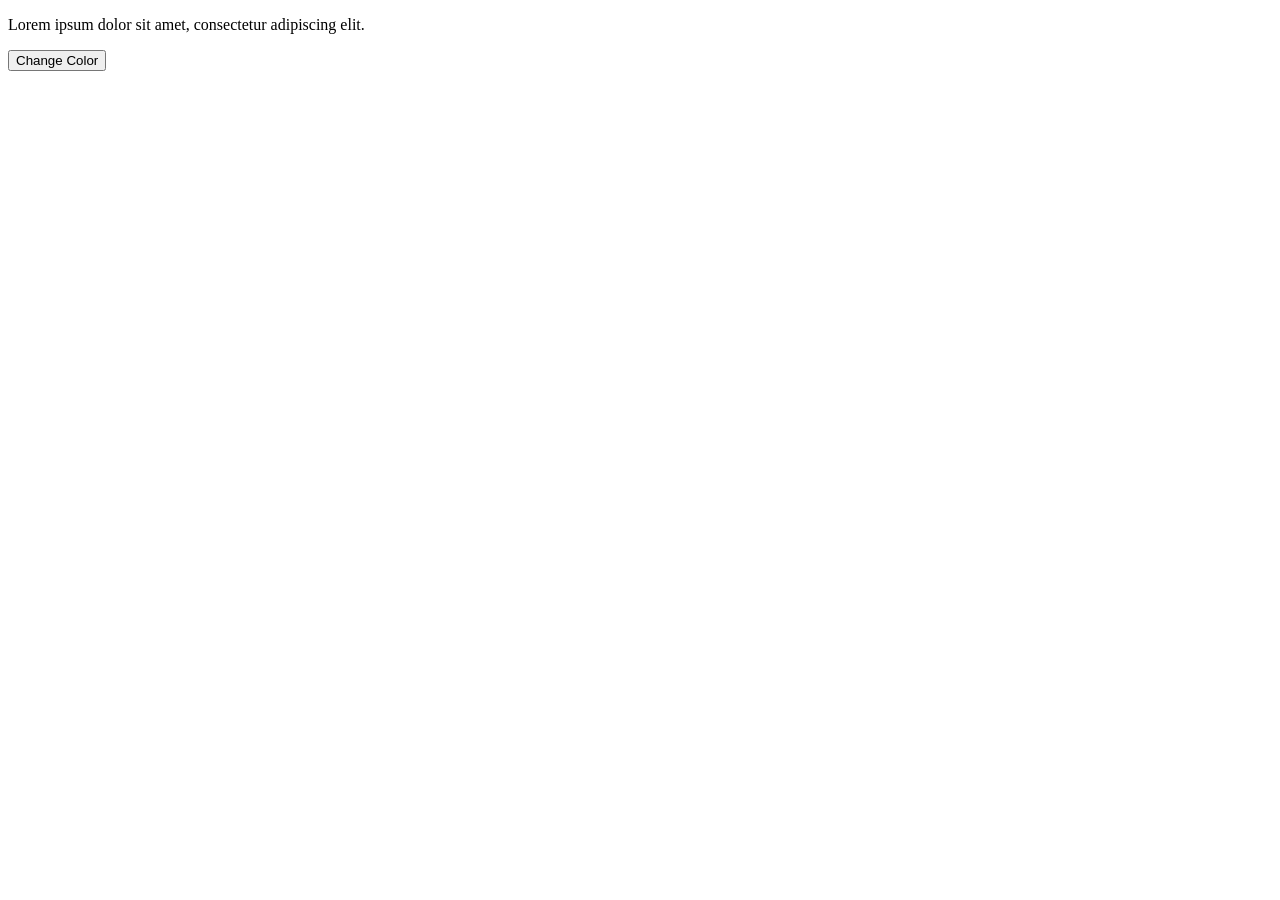
<file: Modulo 2/Callbacks/index.html>
<!DOCTYPE html>
<html lang="en">
<head>
    <meta charset="UTF-8">
    <title>Callbacks Exercise</title>
</head>
<body>
    <p id="text">
        Lorem ipsum dolor sit amet, consectetur adipiscing elit.
    </p>

    <button id="color-button">Change Color</button>

    <script src="color.js"></script>
</body>
</html>
</file>
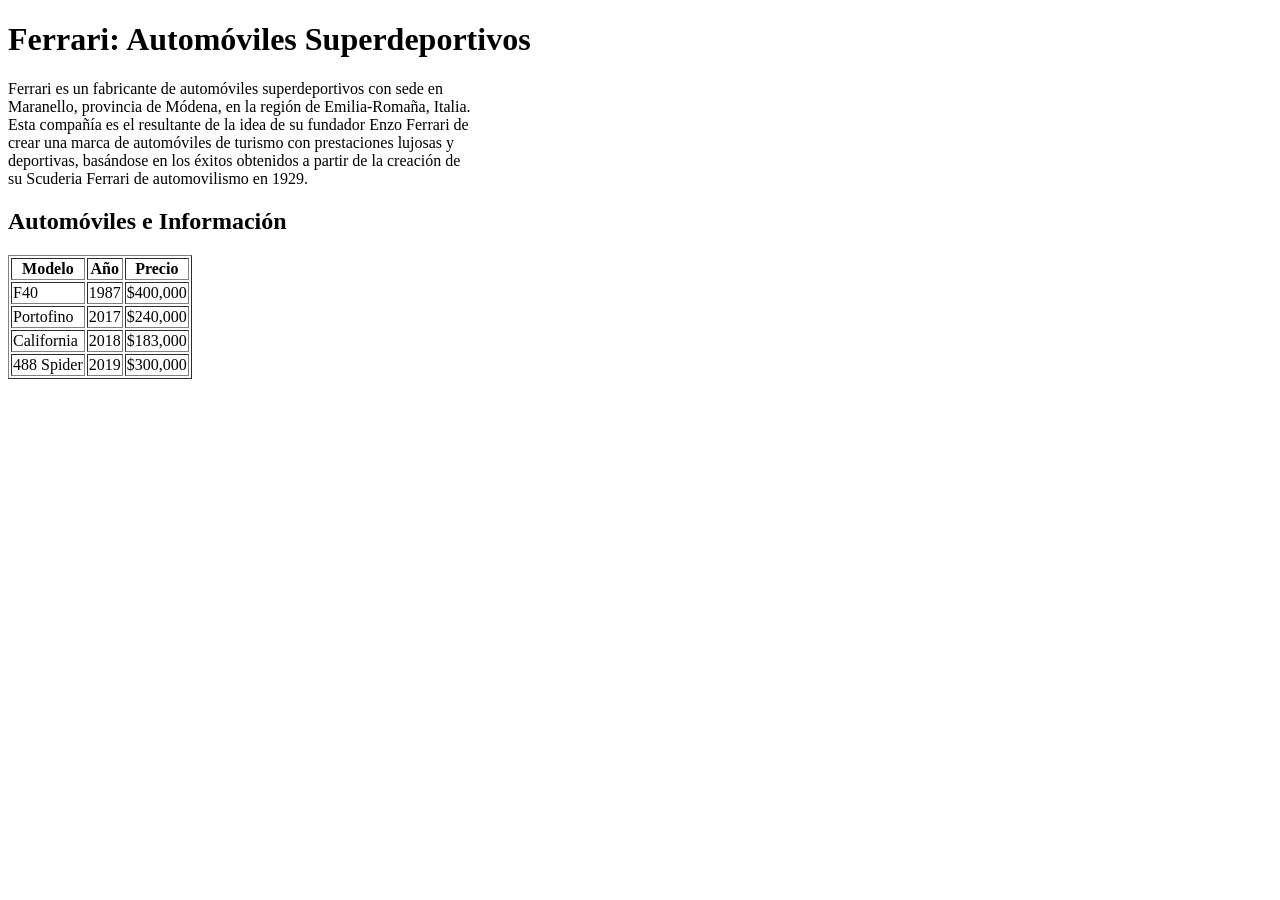
<file: Modulo 2/HTML Lesson/index.html>
<!DOCTYPE html>
<html lang="es">
    
 <head>
    <meta charset="UTF-8" />
    <title>Ferrari</title>
 </head>

  <body>
    <header>
      <h1>Ferrari: Automóviles Superdeportivos</h1>

      <p>
        Ferrari es un fabricante de automóviles superdeportivos con sede en <br />
        Maranello, provincia de Módena, en la región de Emilia-Romaña, Italia.
        <br />
        Esta compañía es el resultante de la idea de su fundador Enzo Ferrari de
        <br />
        crear una marca de automóviles de turismo con prestaciones lujosas y
        <br />
        deportivas, basándose en los éxitos obtenidos a partir de la creación de
        <br />
        su Scuderia Ferrari de automovilismo en 1929.
      <p>
      
    </header>

    <main>
    <h2>Automóviles e Información</h2>
    <table border="1">
     <thead>
      <tr>
          <th>Modelo</th>
          <th>Año</th>
          <th>Precio</th>
      </tr>
    </thead>
    
    <tbody>
      <tr>
       <td>F40</td>
       <td>1987</td>
       <td>$400,000</td>
     </tr>

    <tr>
     <td>Portofino</td>
     <td>2017</td>
     <td>$240,000</td>
    </tr>

    <tr>
     <td>California</td>
     <td>2018</td>
     <td>$183,000</td>
    </tr>

    <tr>
     <td>488 Spider</td>
     <td>2019</td>
     <td>$300,000</td>
   </tr>
 </tbody>
   </table>
   </main>

</body>
</html>
</file>
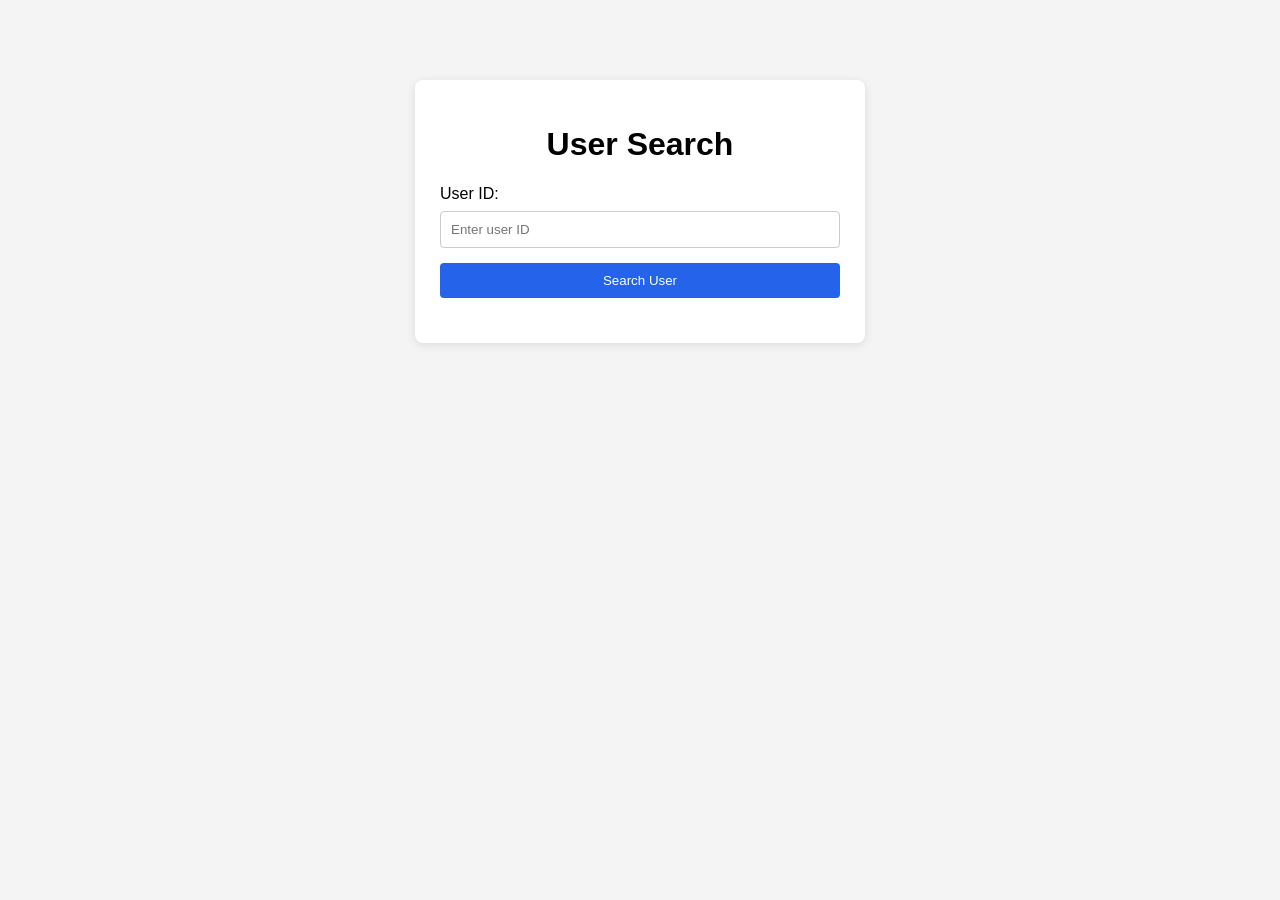
<file: Modulo 2/Promises and Async Await Lesson/async_await/exercise_3/index.html>
<!DOCTYPE html>
<html lang="en">
<head>
    <meta charset="UTF-8">
    <meta name="viewport" content="width=device-width, initial-scale=1.0">
    <title>User Search</title>
    <link rel="stylesheet" href="styles.css">
    <script src="script.js" defer></script>
</head>
<body>
    <main class="container">
        <h1>User Search</h1>

        <label for="user-id">User ID:</label>

        <input
            type="number"
            id="user-id"
            min="1"
            step="1"
            placeholder="Enter user ID"
        >

        <button id="search-button">Search User</button>

        <div id="result" aria-live="polite"></div>
    </main>
</body>
</html>
</file>
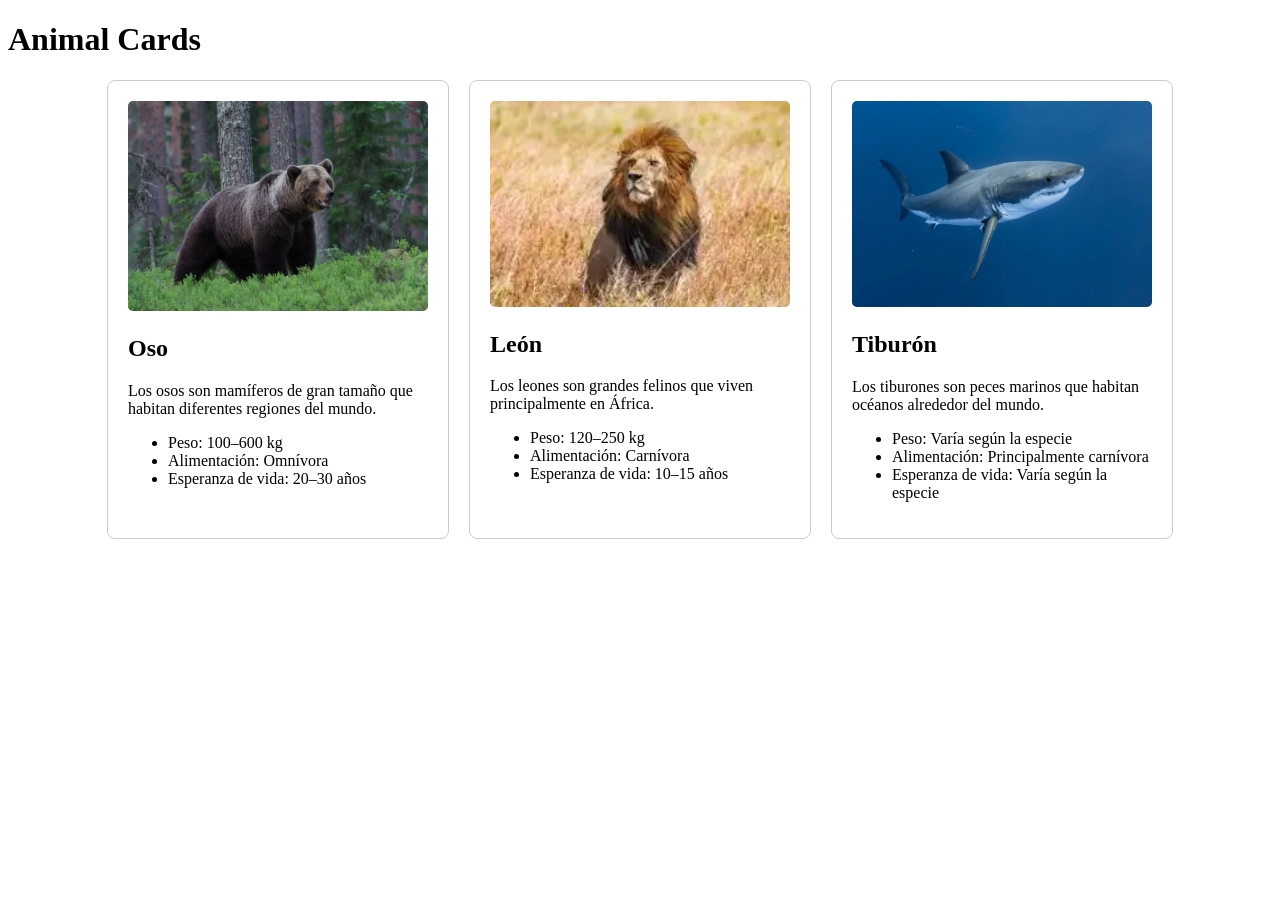
<file: Modulo 2/HTML Lesson/animal_cards.html>
<!DOCTYPE html>
<html lang="es">
  <head>
    <meta charset="UTF-8" />
    <title>Animal Cards</title>
    <link rel="stylesheet" href="animal_cards_styles.css" />
  </head>

  <body>
    <h1>Animal Cards</h1>

    <main>
      <div class="card">
        <img src="images/oso.jpg" alt="Oso" />

        <h2>Oso</h2>

        <p>
          Los osos son mamíferos de gran tamaño que habitan diferentes
          regiones del mundo.
        </p>

        <ul>
          <li>Peso: 100–600 kg</li>
          <li>Alimentación: Omnívora</li>
          <li>Esperanza de vida: 20–30 años</li>
        </ul>
      </div>
      <div class="card">
        <img src="images/leon.webp" alt="León" />

        <h2>León</h2>

        <p>
          Los leones son grandes felinos que viven principalmente en África.
        </p>

        <ul>
          <li>Peso: 120–250 kg</li>
          <li>Alimentación: Carnívora</li>
          <li>Esperanza de vida: 10–15 años</li>
        </ul>
      </div>
      <div class="card">
        <img src="images/Tiburon.webp" alt="Tiburón" />

        <h2>Tiburón</h2>

        <p>
          Los tiburones son peces marinos que habitan océanos alrededor del mundo.
        </p>

        <ul>
          <li>Peso: Varía según la especie</li>
          <li>Alimentación: Principalmente carnívora</li>
          <li>Esperanza de vida: Varía según la especie</li>
        </ul>
      </div>
    </main>
  </body>
</html>
</file>
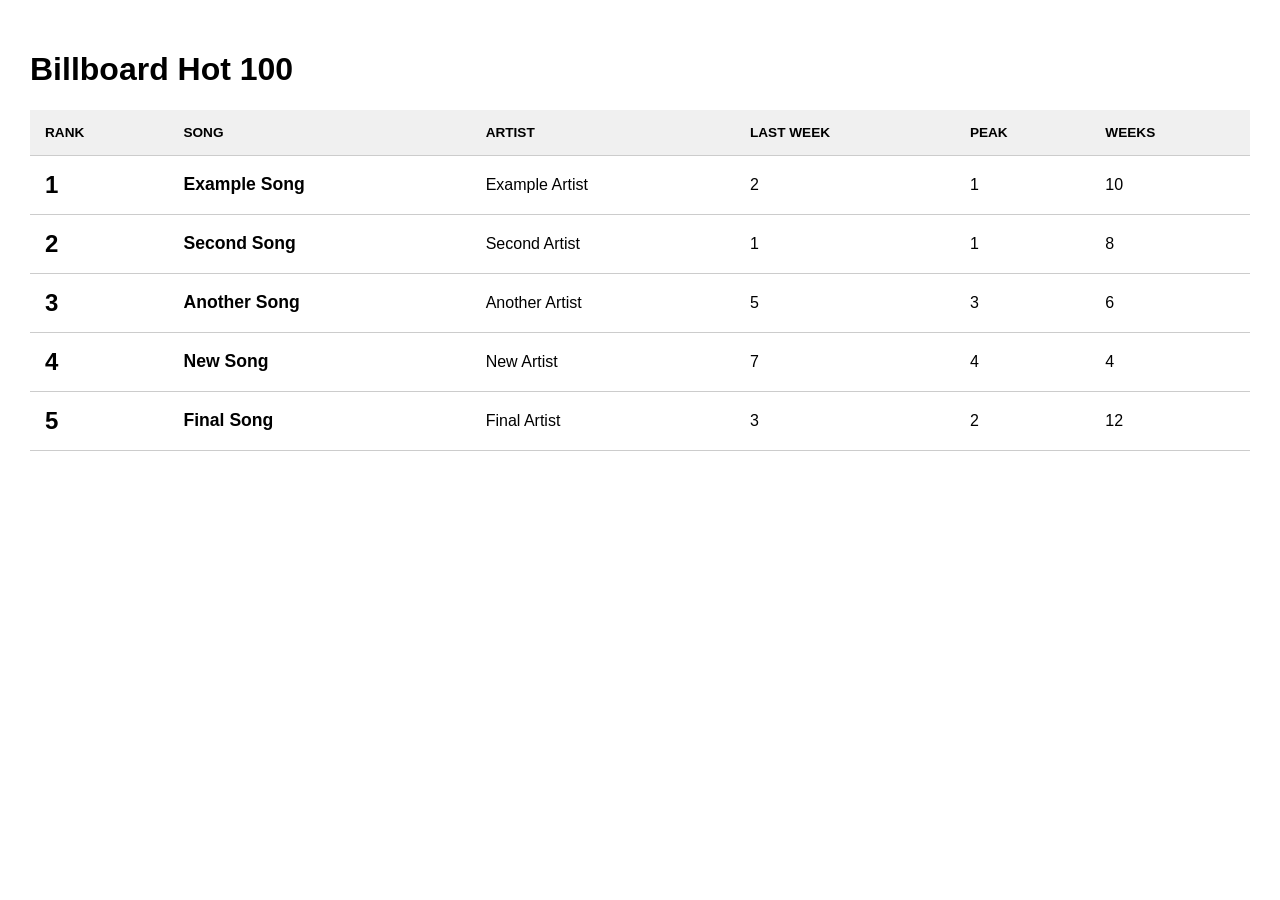
<file: Modulo 2/HTML Lesson/billboard.html>
<!DOCTYPE html>
<html lang="en">
  <head>
    <meta charset="UTF-8" />
    <title>Billboard Hot 100</title>
    <link rel="stylesheet" href="billboard_styles.css" />
  </head>

  <body>
    <h1>Billboard Hot 100</h1>

    <table>
      <thead>
        <tr>
        <th>Rank</th>
        <th>Song</th>
        <th>Artist</th>
        <th>Last Week</th>
        <th>Peak</th>
        <th>Weeks</th>
        </tr>
    </thead>
      <tbody>
        <tr>
          <td>1</td>
          <td>Example Song</td>
          <td>Example Artist</td>
          <td>2</td>
          <td>1</td>
          <td>10</td>
        </tr>

        <tr>
          <td>2</td>
          <td>Second Song</td>
          <td>Second Artist</td>
          <td>1</td>
          <td>1</td>
          <td>8</td>
        </tr>

        <tr>
          <td>3</td>
          <td>Another Song</td>
          <td>Another Artist</td>
          <td>5</td>
          <td>3</td>
          <td>6</td>
        </tr>

        <tr>
          <td>4</td>
          <td>New Song</td>
          <td>New Artist</td>
          <td>7</td>
          <td>4</td>
          <td>4</td>
        </tr>

        <tr>
          <td>5</td>
          <td>Final Song</td>
          <td>Final Artist</td>
          <td>3</td>
          <td>2</td>
          <td>12</td>
        </tr>
      </tbody>
    </table>
  </body>
</html>
</file>
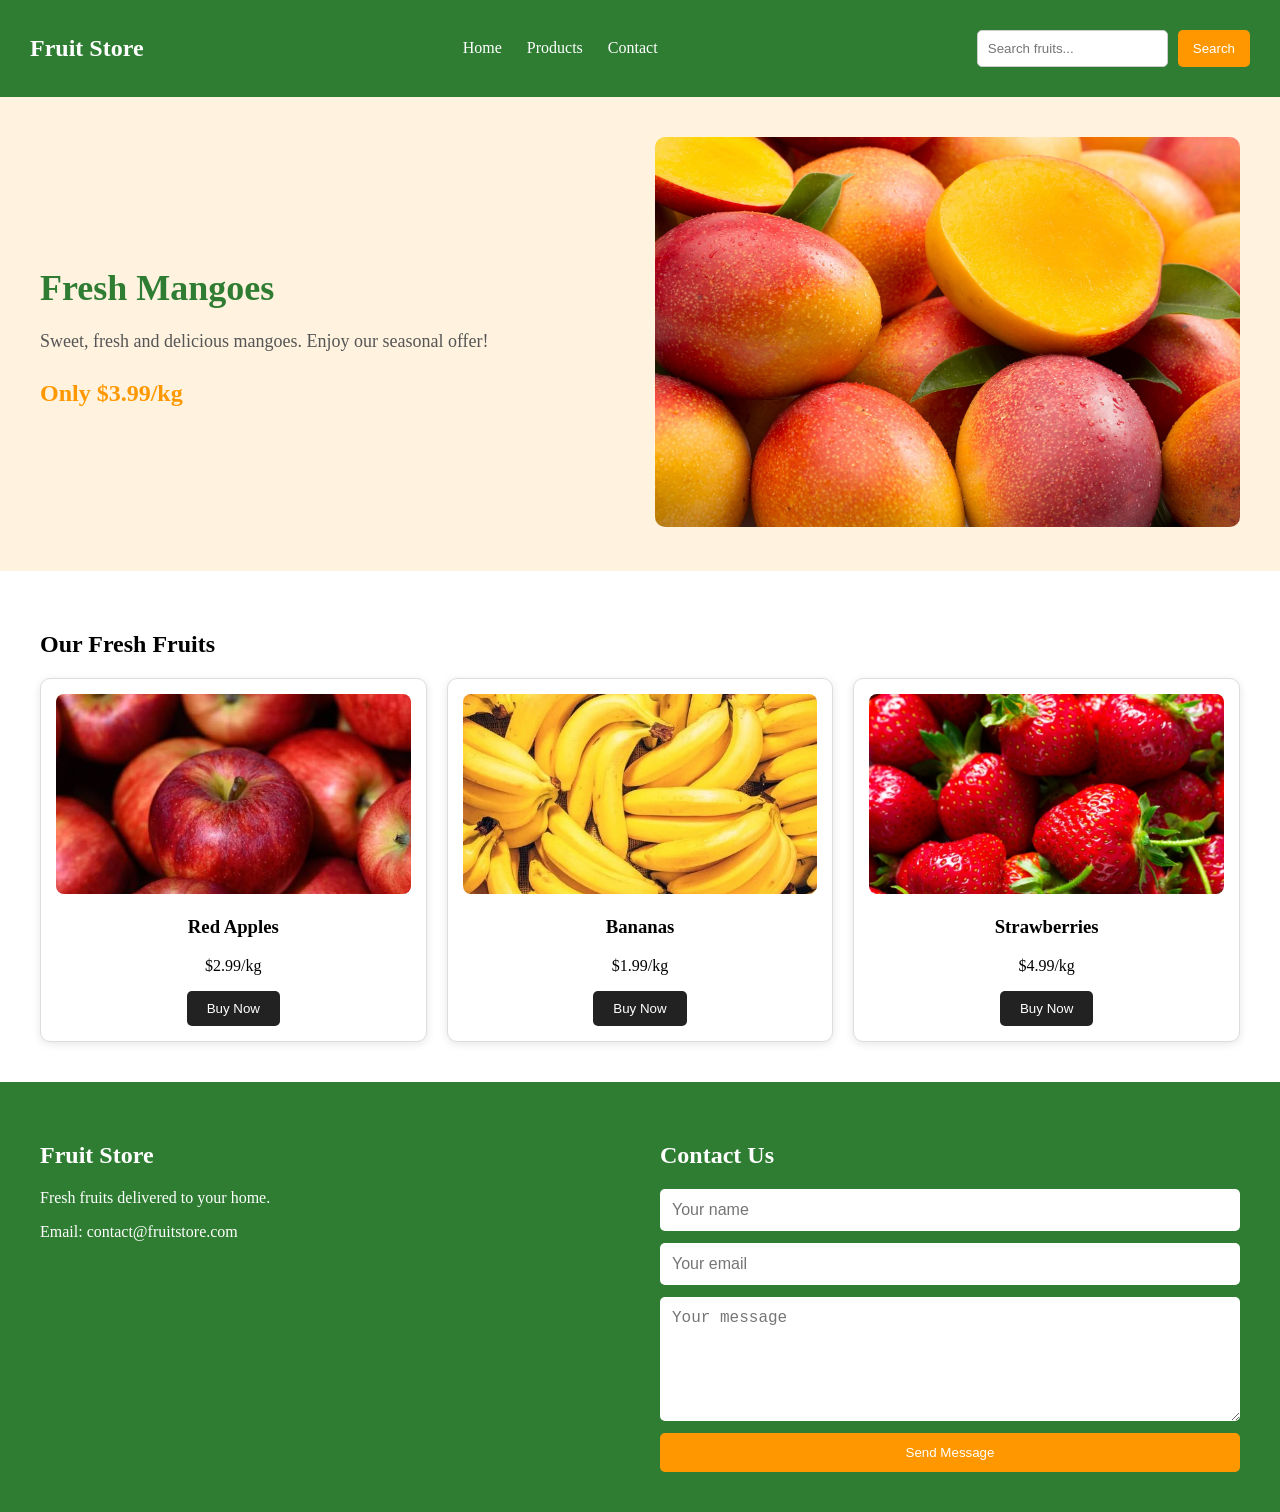
<file: Modulo 2/HTML Lesson/ecommerce.html>
<!DOCTYPE html>
<html lang="es">
  <head>
    <meta charset="UTF-8" />
    <meta name="viewport" content="width=device-width, initial-scale=1.0" />
    <title>Fruit Store</title>
    <link rel="stylesheet" href="ecommerce_styles.css" />
  </head>

  <body>
    <header>
      <nav class="navbar">
        <h1>Fruit Store</h1>

        <div class="nav-links">
          <a href="#">Home</a>
          <a href="#">Products</a>
          <a href="#">Contact</a>
        </div>

        <div class="search-box">
          <input type="search" placeholder="Search fruits..." />
          <button type="button">Search</button>
        </div>
       </nav>
    </header>
    <main>
      <section class="banner">
        <div class="banner-content">
          <h2>Fresh Mangoes</h2>
          <p>
            Sweet, fresh and delicious mangoes.
            Enjoy our seasonal offer!
          </p>
           <h3>Only $3.99/kg</h3>
        </div>

        <div class="banner-image">
          <img src="images/mango.jpg" alt="Fresh mangoes" />
        </div>
      </section>
      <section class="catalog">
        <h2>Our Fresh Fruits</h2>

        <div class="product-grid">

          <article class="product-card">
            <img src="images/apples.jpg" alt="Fresh red apples">
            <h3>Red Apples</h3>
            <p>$2.99/kg</p>
            <button type="button">Buy Now</button>
          </article>

          <article class="product-card">
            <img src="images/bananas.jpg" alt="Fresh bananas">
            <h3>Bananas</h3>
            <p>$1.99/kg</p>
            <button type="button">Buy Now</button>
          </article>

          <article class="product-card">
            <img src="images/strawberries.jpg" alt="Fresh strawberries">
            <h3>Strawberries</h3>
            <p>$4.99/kg</p>
            <button type="button">Buy Now</button>
          </article>

        </div>
      </section>
    </main>
    <footer class="footer">
      <div class="footer-info">
        <h2>Fruit Store</h2>
        <p>Fresh fruits delivered to your home.</p>
        <p>Email: contact@fruitstore.com</p>
      </div>

      <div class="footer-contact">
        <h2>Contact Us</h2>

        <form>
          <input type="text" placeholder="Your name">
          <input type="email" placeholder="Your email">
          <textarea placeholder="Your message"></textarea>
          <button type="button">Send Message</button>
        </form>
      </div>
    </footer>
  </body>
</html>
</file>
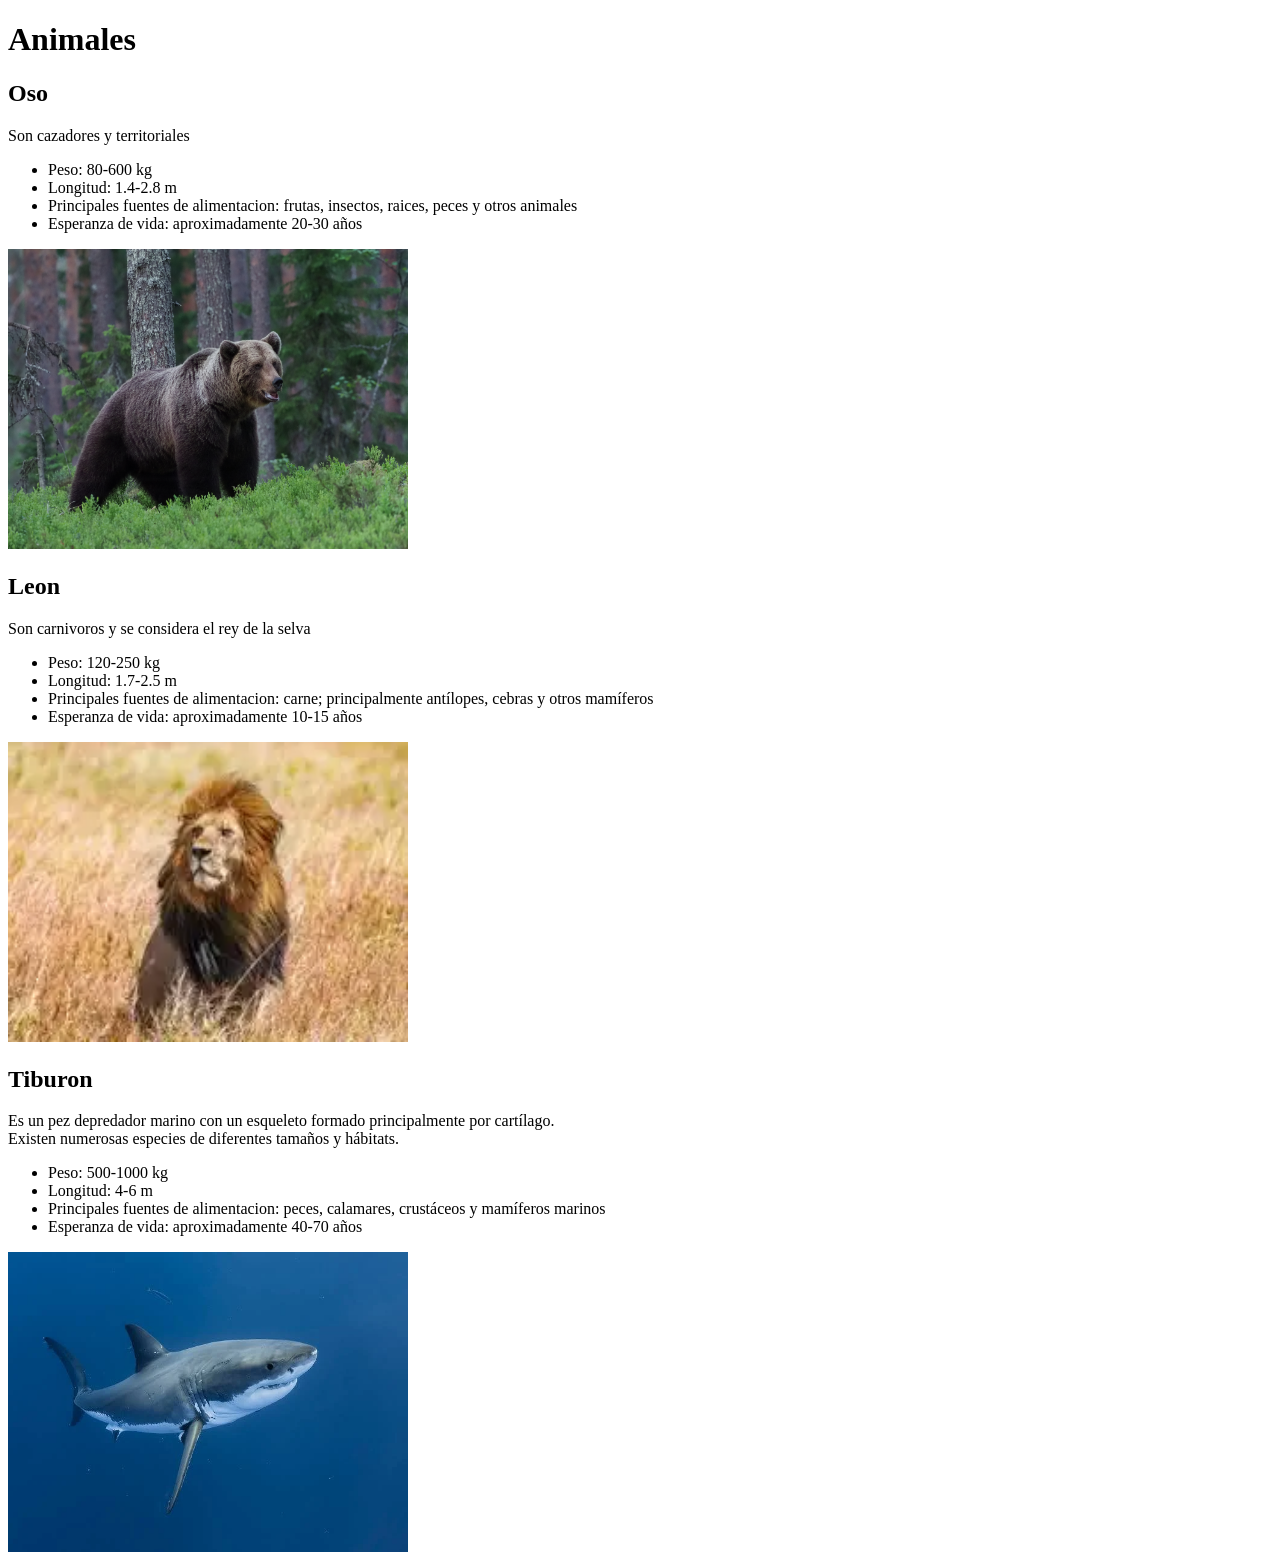
<file: Modulo 2/HTML Lesson/multimedia_exercise.html>
<!DOCTYPE html>
<html lang="es">
  <head>
    <meta charset="UTF-8" />
    <title>Animales</title>
  </head>
  <body>
    <h1>Animales</h1>
    <h2>Oso</h2>
    <p>
      Son cazadores y territoriales
    </p>
    <ul>
      <li>Peso: 80-600 kg</li>
      <li>Longitud: 1.4-2.8 m</li>
      <li>Principales fuentes de alimentacion: frutas, insectos, raices, peces y otros animales</li>
      <li>Esperanza de vida: aproximadamente 20-30 años</li>
    </ul>
    <img src="images/oso.jpg" width="400" height="300" alt="oso" />
    <h2>Leon</h2>
    <p>
      Son carnivoros y se considera el rey de la selva
    </p>
    <ul>
      <li>Peso: 120-250 kg</li>
      <li>Longitud: 1.7-2.5 m</li>
      <li>Principales fuentes de alimentacion: carne; principalmente antílopes, cebras y otros mamíferos</li>
      <li>Esperanza de vida: aproximadamente 10-15 años</li>
    </ul>
    <img src="images/leon.webp" width="400" height="300" alt="Leon" />
    <h2>Tiburon</h2>
    <p>
      Es un pez depredador marino con un esqueleto formado principalmente por cartílago.<br />
      Existen numerosas especies de diferentes tamaños y hábitats.        
    </p>
    <ul>
      <li>Peso: 500-1000 kg</li>
      <li>Longitud: 4-6 m</li>
      <li>Principales fuentes de alimentacion: peces, calamares, crustáceos y mamíferos marinos</li>
      <li>Esperanza de vida: aproximadamente 40-70 años</li>
    </ul>
    <img src="images/Tiburon.webp" width="400" height="300" alt="Tiburon" />
  </body>    
</html>
</file>
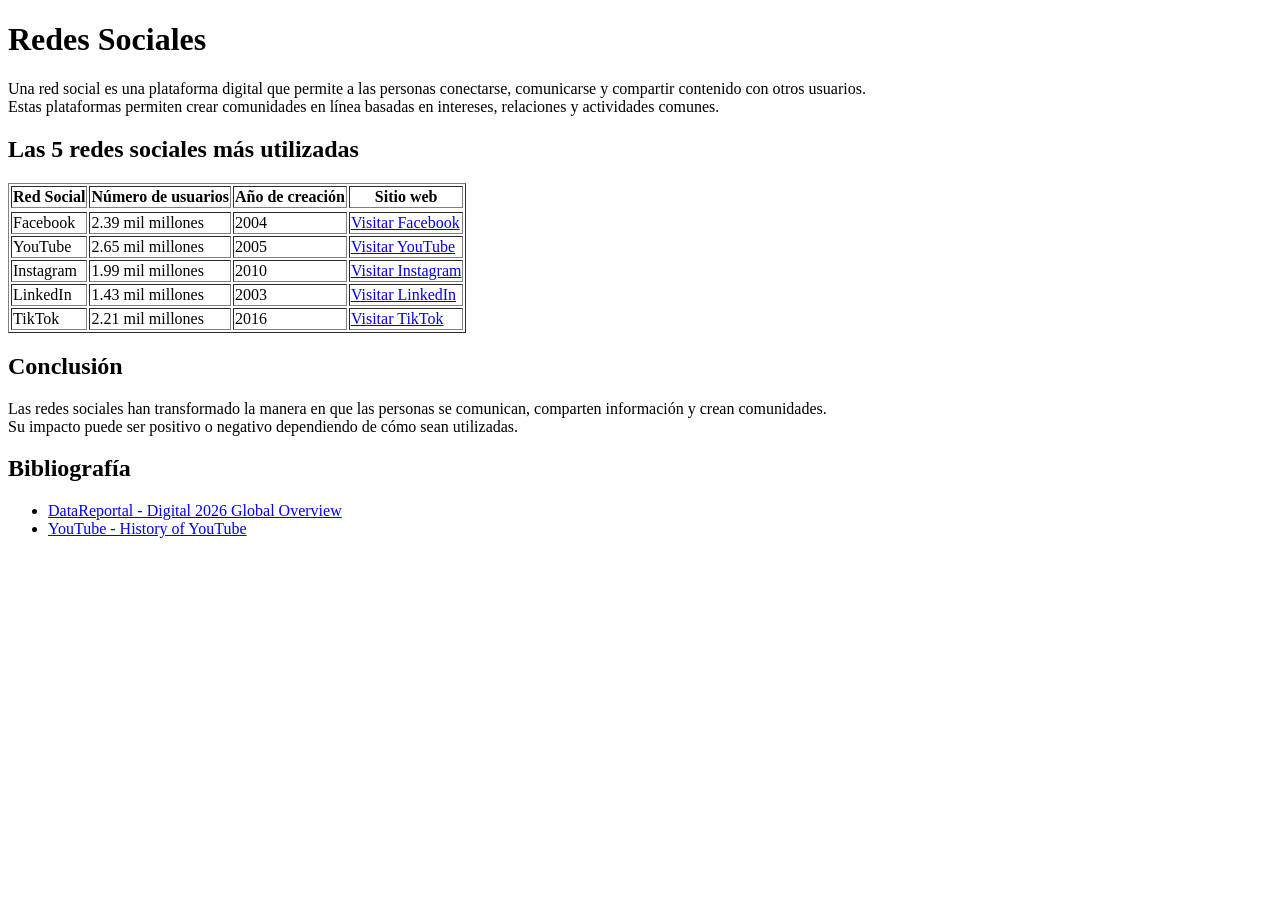
<file: Modulo 2/HTML Lesson/social_media_blog.html>
<!DOCTYPE html>
<html lang="es">
  <head>
    <meta charset="UTF-8" />
    <title>Blog de Redes Sociales</title>
  </head>
  
  <body>
    <header>
      <h1>Redes Sociales</h1>

      <p>
       Una red social es una plataforma digital que permite a las personas 
       conectarse, comunicarse y compartir contenido con otros usuarios. 
       <br />
       Estas plataformas permiten crear comunidades en línea basadas en
       intereses, relaciones y actividades comunes.
      </p>
    </header>

    <main>
      <h2>Las 5 redes sociales más utilizadas</h2>
   
      <table border="1">
        <thead>
         <tr>      
           <th>Red Social</th>
           <th>Número de usuarios</th>
           <th>Año de creación</th>
           <th>Sitio web</th>
         <tr>
        </thead>

       <tbody>
         <tr>
           <td>Facebook</td>
           <td>2.39 mil millones</td>
           <td>2004</td>
           <td>
             <a href="https://www.facebook.com/" target="_blank">Visitar Facebook</a>
           </td>   
         </tr>

         <tr>
           <td>YouTube</td>
           <td>2.65 mil millones</td>
           <td>2005</td>   
           <td>
             <a href="https://www.youtube.com/">Visitar YouTube</a>
           </td>
         </tr>

         <tr>
           <td>Instagram</td>
           <td>1.99 mil millones</td>
           <td>2010</td>   
           <td>
             <a href="https://www.Instagram.com/">Visitar Instagram</a>
           </td>
         </tr>

         <tr>
           <td>LinkedIn</td>
           <td>1.43 mil millones</td>
           <td>2003</td>
           <td>
             <a href="https://www.LinkedIn.com/">Visitar LinkedIn</a>
           </td>
         </tr>

         <tr>
           <td>TikTok</td>
           <td>2.21 mil millones</td>
           <td>2016</td>
           <td>
             <a href="https://www.TikTok.com/">Visitar TikTok</a>
           </td>
         </tr>
        </tbody>   
      </table>
   
      <h2>Conclusión</h2>
      <p>
        Las redes sociales han transformado la manera en que las personas se
        comunican, comparten información y crean comunidades.<br />
        Su impacto puede
        ser positivo o negativo dependiendo de cómo sean utilizadas.
      </p>

      <h2>Bibliografía</h2>

      <ul>
        <li>
          <a
            href="https://datareportal.com/reports/digital-2026-mid-year-global-update-report"
          >
            DataReportal - Digital 2026 Global Overview
          </a>
        </li>

        <li>
          <a href="https://blog.youtube/news-and-events/youtube-online-video-revolution/">
            YouTube - History of YouTube
          </a>
        </li>
      </ul>
    </main>
  </body>
</html>
</file>
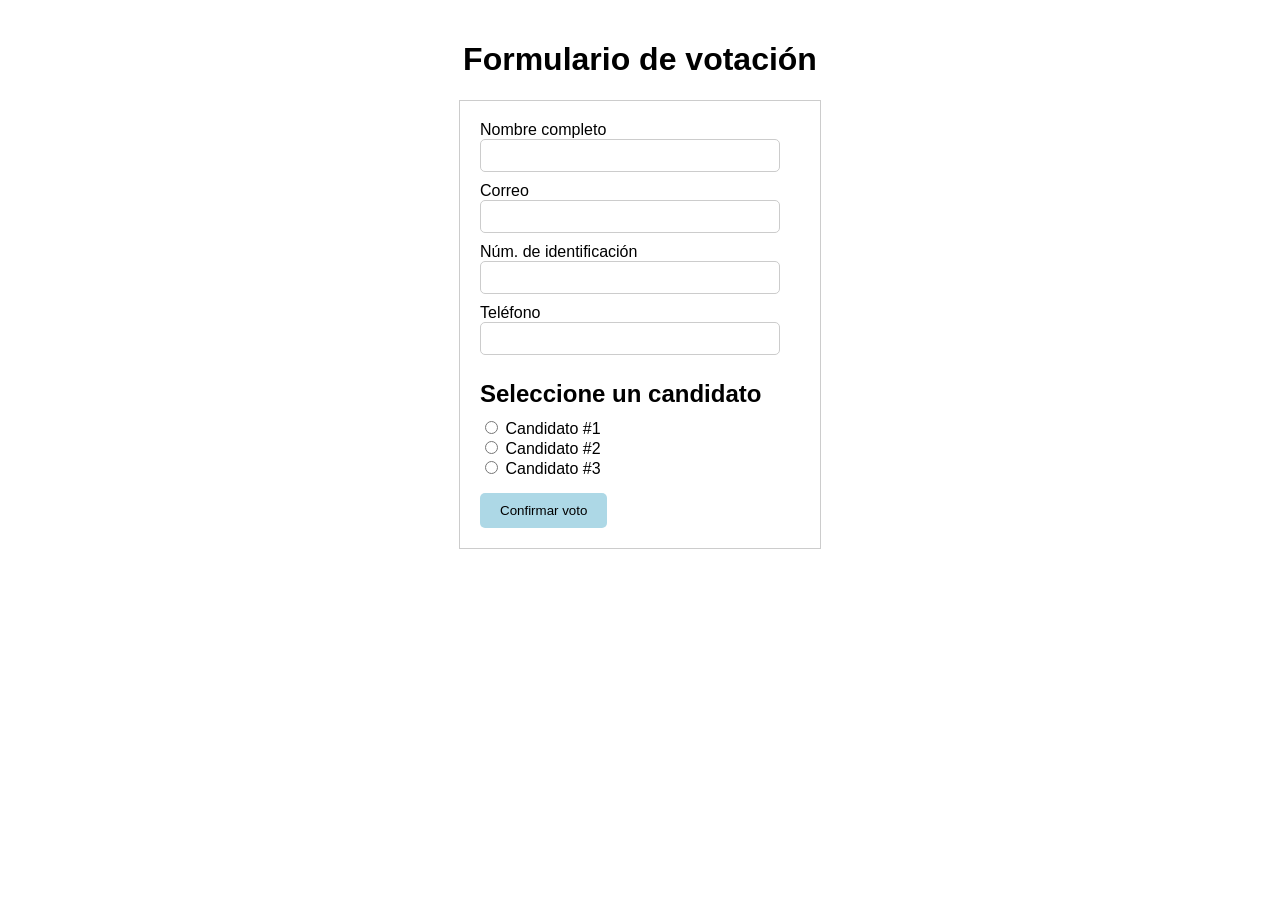
<file: Modulo 2/HTML Lesson/voting_form.html>
<!DOCTYPE html>
<html lang="es">
  <head>
    <meta charset="UTF-8" />
    <title>Formulario de votación</title>
    <link rel="stylesheet" href="styles.css" />
  </head>
  <body>
    <h1>Formulario de votación</h1>
    <form action="https://dummyjson.com/test" method="POST">
      <label for="full_name">Nombre completo</label>
      <br />
      <input type="text" id="full_name" name="fullName" />
      <br />
      <label for="email">Correo</label>
      <br />
      <input type="email" id="email" name="email" />
      <br />
      <label for="identification">Núm. de identificación</label>
      <br />
      <input type="text" id="identification" name="identification" />
      <br />
      <label for="phone">Teléfono</label>
      <br />
      <input type="tel" id="phone" name="phone" />
      <br />
      <h2>Seleccione un candidato</h2>
      <input type="radio" id="candidate_1" name="candidate" value="candidate_1" />
      <label for="candidate_1">Candidato #1</label>
      <br />
      <input type="radio" id="candidate_2" name="candidate" value="candidate_2" />
      <label for="candidate_2">Candidato #2</label>
      <br />
      <input type="radio" id="candidate_3" name="candidate" value="candidate_3" />
      <label for="candidate_3">Candidato #3</label>
      <br />
      <input type="submit" value="Confirmar voto" />            
    </form> 
  </body>
</html>
</file>
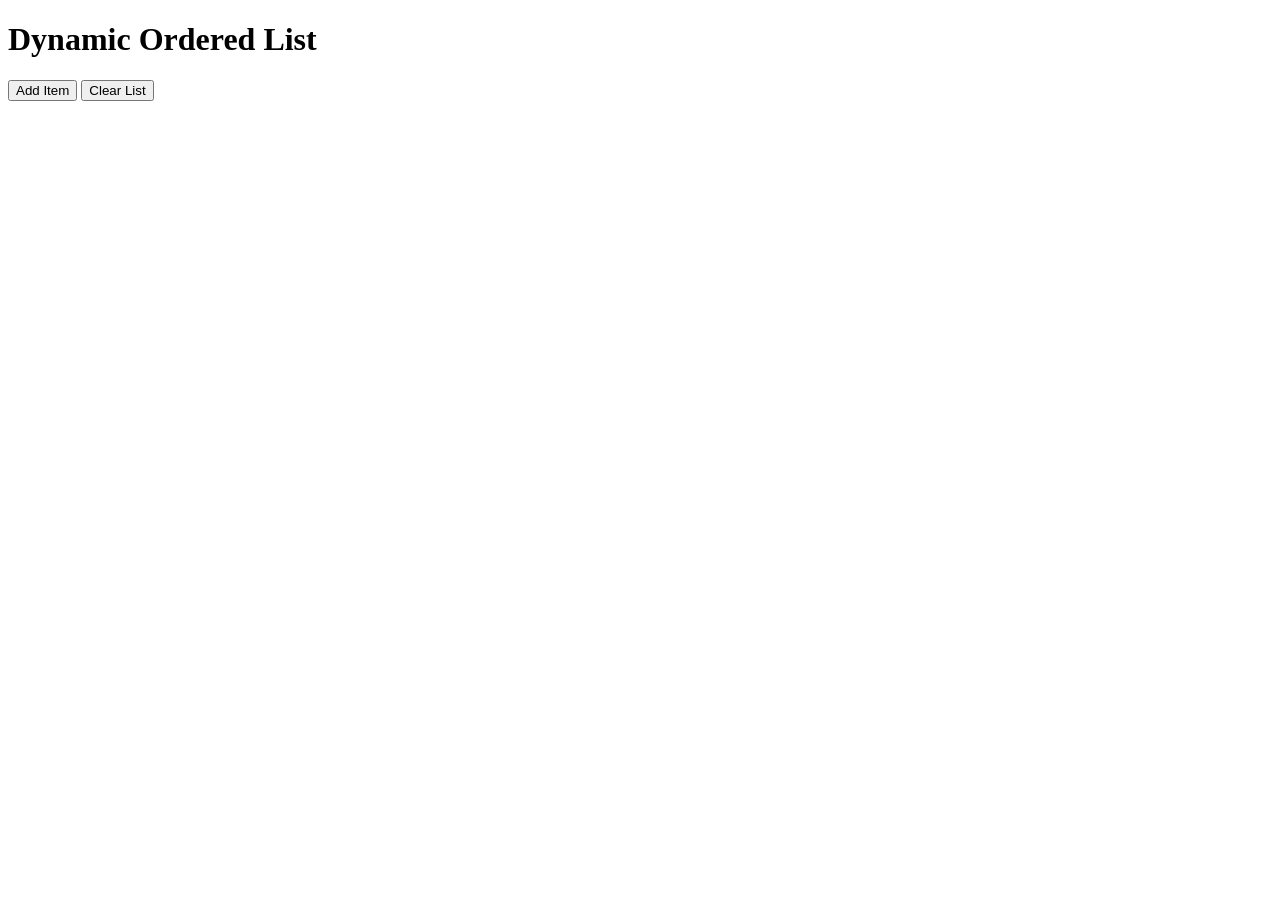
<file: Modulo 2/JavaScript/exercise_1.html>
<!DOCTYPE html>
<html lang="en">
<head>
    <meta charset="UTF-8">
    <meta name="viewport" content="width=device-width, initial-scale=1.0">
    <title>DOM Exercise 1</title>
</head>
<body>
    <h1>Dynamic Ordered List</h1>

    <button id="add-button">Add Item</button>
    <button id="clear-button">Clear List</button>

    <ol id="item-list"></ol>

    <script>
    const addButton = document.getElementById("add-button");
    const clearButton = document.getElementById("clear-button");
    const itemList = document.getElementById("item-list");
    console.log(addButton);
    console.log(clearButton);
    console.log(itemList);

    addButton.addEventListener("click", function() {
        console.log("Add Item button clicked!");

        const newItem = document.createElement("li");
        newItem.textContent = "New Item";

        itemList.appendChild(newItem);
        
        console.log(newItem);
    });

    clearButton.addEventListener("click", function() {
    itemList.replaceChildren();
    });    
    </script>
</body>
</html>
</file>
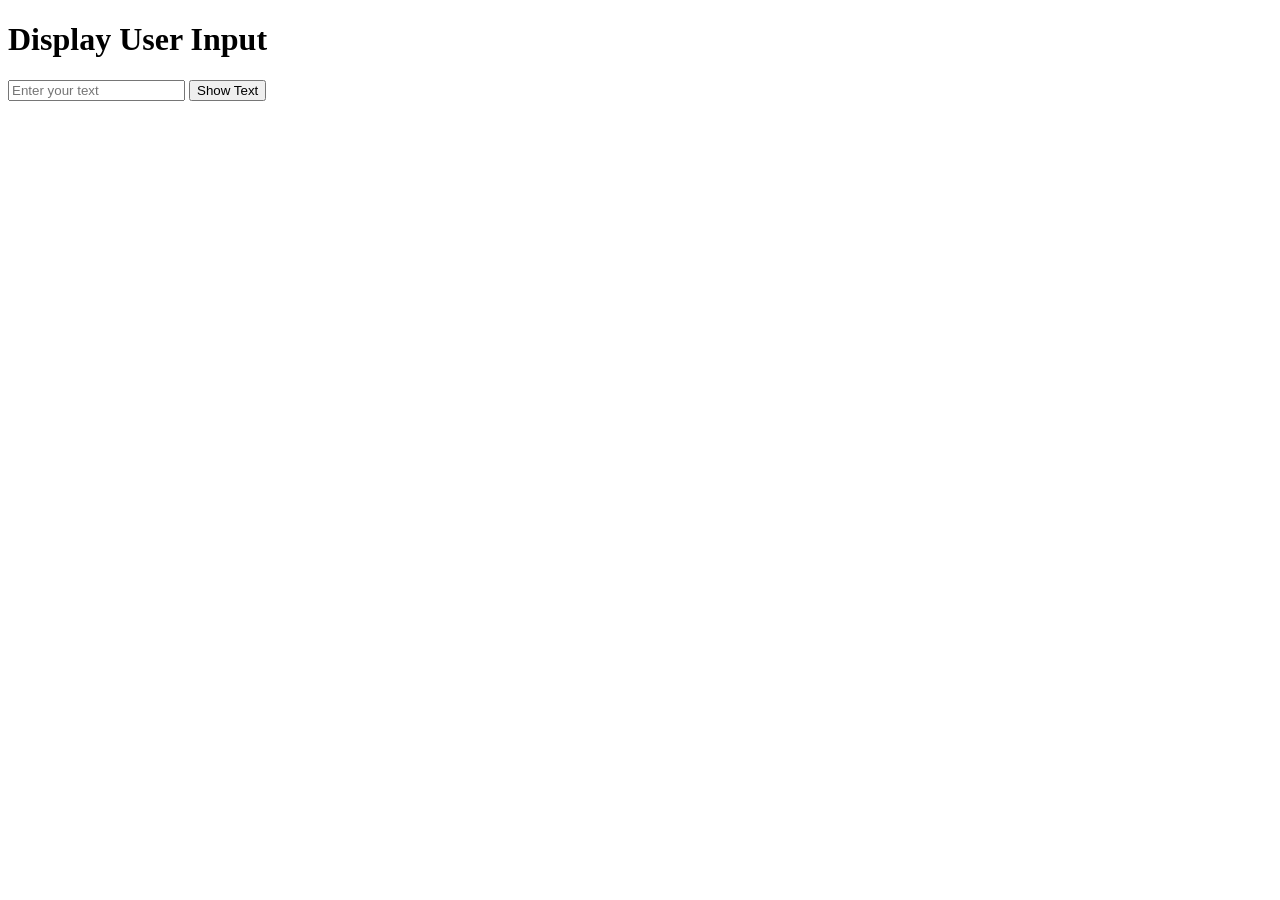
<file: Modulo 2/JavaScript/exercise_2.html>
<!DOCTYPE html>
<html lang="en">
<head>
    <meta charset="UTF-8">
    <meta name="viewport" content="width=device-width, initial-scale=1.0">
    <title>DOM Exercise 2</title>
</head>
<body>
    <h1>Display User Input</h1>

    <input type="text" id="user-input" placeholder="Enter your text">

    <button id="show-button">Show Text</button>

    <p id="display-text"></p>

    <script>
    const userInput = document.getElementById("user-input");
    const showButton = document.getElementById("show-button");
    const displayText = document.getElementById("display-text");

    showButton.addEventListener("click", function() {
        displayText.textContent = userInput.value;
        userInput.value = "";
});
    </script>
</body>
</html>
</file>
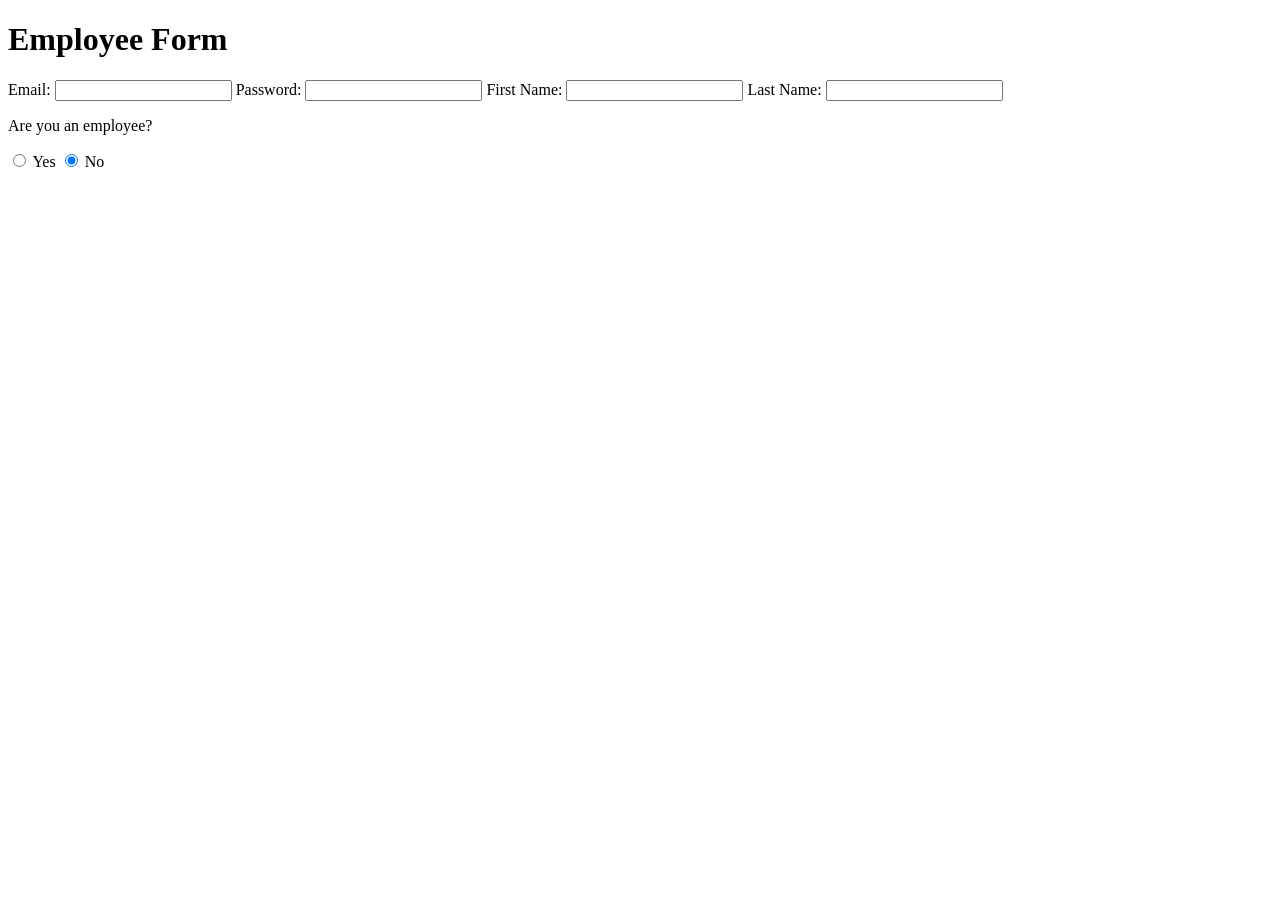
<file: Modulo 2/JavaScript/exercise_3.html>
<!DOCTYPE html>
<html lang="en">
<head>
    <meta charset="UTF-8">
    <meta name="viewport" content="width=device-width, initial-scale=1.0">
    <title>DOM Exercise 3</title>
</head>
<body>
    <h1>Employee Form</h1>

    <form>
        <label for="email">Email:</label>
        <input type="email" id="email">

        <label for="password">Password:</label>
        <input type="password" id="password">

        <label for="first-name">First Name:</label>
        <input type="text" id="first-name">

        <label for="last-name">Last Name:</label>
        <input type="text" id="last-name">

        <p>Are you an employee?</p>

        <label>
            <input type="radio" name="employee" value="yes">
            Yes
        </label>

        <label>
            <input type="radio" name="employee" value="no" checked>
            No
        </label>

        <div id="employment-field" hidden>
            <label for="employment">Employment:</label>
            <input type="text" id="employment">
        </div>
    </form>

    <script>
        const employeeOptions = document.querySelectorAll('input[name="employee"]');
        const employmentField = document.getElementById("employment-field");

        employeeOptions.forEach(function(option) {
            option.addEventListener("change", function() {
                employmentField.hidden = option.value !== "yes";
            });
        });
    </script>
</body>
</html>
</file>
<file: Modulo 2/Promises and Async Await Lesson/async_await/exercise_3/styles.css>
* {
    box-sizing: border-box;
}

body {
    font-family: Arial, sans-serif;
    background-color: #f4f4f4;
    margin: 0;
    padding: 20px;
}

.container {
    max-width: 450px;
    margin: 60px auto;
    padding: 25px;
    background-color: white;
    border-radius: 8px;
    box-shadow: 0 2px 10px rgba(0, 0, 0, 0.1);
}

h1 {
    text-align: center;
}

label {
    display: block;
    margin-bottom: 8px;
}

input {
    width: 100%;
    padding: 10px;
    margin-bottom: 15px;
    border: 1px solid #ccc;
    border-radius: 4px;
}

button {
    width: 100%;
    padding: 10px;
    background-color: #2563eb;
    color: white;
    border: none;
    border-radius: 4px;
    cursor: pointer;
}

button:hover {
    background-color: #1d4ed8;
}

button:disabled {
    background-color: #999;
    cursor: not-allowed;
}

#result {
    margin-top: 20px;
    overflow-wrap: anywhere;
}
</file>
<file: Modulo 2/HTML Lesson/animal_cards_styles.css>
.card {
  width: 300px;
  border: 1px solid #ccc;
  padding: 20px;
  border-radius: 8px;
}

.card img {
  width: 100%;
  height: auto;
  border-radius: 5px;
}

main {
  display: flex;
  gap: 20px;
  flex-wrap: wrap;
  justify-content: center;
}
</file>
<file: Modulo 2/HTML Lesson/billboard_styles.css>
body {
  margin: 0;
  padding: 30px;
  font-family: Arial, sans-serif;
}

table {
  width: 100%;
  border-collapse: collapse;
}

th,
td {
  padding: 15px;
  border-bottom: 1px solid #ccc;
  text-align: left;
}

tbody td:first-child {
  font-size: 1.5rem;
  font-weight: bold;
}

tbody td:nth-child(2) {
  font-weight: bold;
  font-size: 1.1rem;
}

tbody tr:hover {
  background-color: #f5f5f5;
}

thead {
  background-color: #f0f0f0;
}

thead th {
  font-size: 0.85rem;
  text-transform: uppercase;
}
</file>
<file: Modulo 2/HTML Lesson/ecommerce_styles.css>
body {
  margin: 0;
}

.navbar {
  display: flex;
  justify-content: space-between;
  align-items: center;
  padding: 15px 30px;
  background-color: #2e7d32;
  color: white;
}

.nav-links {
  display: flex;
  gap: 25px;
}

.nav-links a {
  color: white;
  text-decoration: none;
}

.search-box {
  display: flex;
  gap: 10px;
}

.search-box input {
  padding: 10px;
  border: 1px solid #ccc;
  border-radius: 5px;
}

.search-box button {
  padding: 10px 15px;
  background-color: #ff9800;
  color: white;
  border: none;
  border-radius: 5px;
  cursor: pointer;
}

.banner {
  display: flex;
  justify-content: space-between;
  align-items: center;
  padding: 40px;
  background-color: #fff3e0;
  gap: 30px;
}

.banner-content {
  flex: 1;
}

.banner-image {
  flex: 1;
}

.banner-image img {
  width: 100%;
  height: auto;
  border-radius: 10px;
}

.banner-content h2 {
  font-size: 36px;
  color: #2e7d32;
  margin-bottom: 15px;
}

.banner-content p {
  font-size: 18px;
  color: #555;
  line-height: 1.6;
  margin-bottom: 20px;
}

.banner-content h3 {
  font-size: 24px;
  color: #ff9800;
  font-weight: bold;
}

.catalog {
  padding: 40px;
}

.product-grid {
  display: grid;
  grid-template-columns: repeat(3, 1fr);
  gap: 20px;
}

.product-card {
  box-shadow: 0 2px 8px rgba(0, 0, 0, 0.1);  
  border: 1px solid #ddd;
  border-radius: 10px;
  padding: 15px;
  text-align: center;
  background-color: white;
  transition: box-shadow 0.3s ease;
}

.product-card img {
  width: 100%;
  height: 200px;
  object-fit: cover;
  border-radius: 8px;
}

.product-card:hover {
  box-shadow: 0 6px 15px rgba(0, 0, 0, 0.2);
}

.footer {
  display: flex;
  justify-content: space-between;
  gap: 40px;
  padding: 40px;
  background-color: #2e7d32;
  color: white;
}

.footer-info {
  flex: 1;
}

.footer-contact {
  flex: 1;
}

.footer-contact form {
  display: flex;
  flex-direction: column;
  gap: 12px;
}

.footer-contact input,
.footer-contact textarea {
  padding: 12px;
  border: none;
  border-radius: 5px;
  font-size: 16px;
}

.footer-contact textarea {
  min-height: 100px;
  resize: vertical;
}

.footer-contact button {
  padding: 12px;
  background-color: #ff9800;
  color: white;
  border: none;
  border-radius: 5px;
  cursor: pointer;
}

.product-card button {
  background-color: #222;
  color: white;
  border: none;
  padding: 10px 20px;
  border-radius: 5px;
  cursor: pointer;
}

@media (max-width: 600px) {
  .product-grid {
    grid-template-columns: 1fr;
  }

  .banner {
    flex-direction: column;
    padding: 20px;
    gap: 20px;
  }

  .banner-content,
  .banner-image {
    width: 100%;
  }

  .navbar {
    flex-direction: column;
    gap: 15px;
    padding: 20px;
  }

  .nav-links {
    justify-content: center;
    flex-wrap: wrap;
    gap: 15px;
  }

  .search-box {
    width: 100%;
  }

  .search-box input {
    flex: 1;
    min-width: 0;
  }
}
</file>
<file: Modulo 2/HTML Lesson/styles.css>
body {
  margin: 0;
  padding: 20px;
  font-family: Arial, sans-serif;
}

input[type="text"],
input[type="email"],
input[type="tel"] {
  width: 300px;
  padding: 8px;
  margin-bottom: 10px;
  border: 1px solid #ccc;
  border-radius: 5px;
  box-sizing: border-box;
}

form {
  border: 1px solid #ccc;
  padding: 20px;
  width: 320px;
  margin: 0 auto;
}

h1 {
  text-align: center;
}

input[type="submit"] {
  border: none;
  padding: 10px 20px;
  border-radius: 5px;
  cursor: pointer;
  background-color: lightblue;
  margin-top: 15px;
}

input[type="submit"]:hover {
  background-color: dodgerblue;
}

input[type="submit"]:active {
  background-color: cornflowerblue;
}

input[type="text"]:focus,
input[type="email"]:focus,
input[type="tel"]:focus {
  outline: 2px solid lightblue;
}

h2 {
  margin-top: 15px;
  margin-bottom: 10px;
}
</file>
